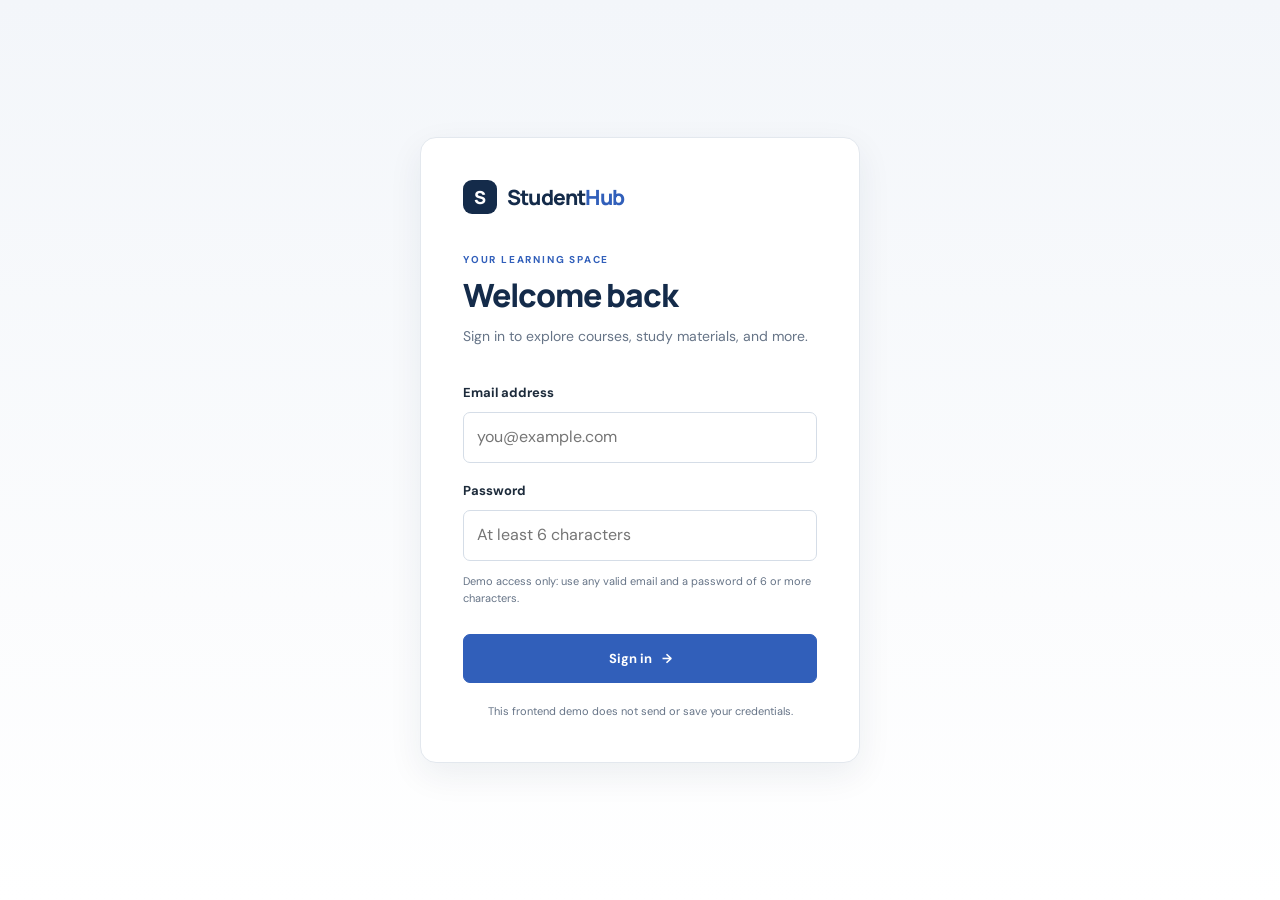
<file: StudentHub/index.html>
<!doctype html>
<html lang="en">
  <head>
    <meta charset="utf-8" />
    <meta content="width=device-width, initial-scale=1" name="viewport" />
    <meta
      content="Discover student courses, tutorials, study materials and practical learning advice."
      name="description"
    />
    <meta content="#142b4a" name="theme-color" />
    <title>Learn with clarity | StudentHub</title>
    <link href="https://fonts.googleapis.com" rel="preconnect" />
    <link crossorigin="" href="https://fonts.gstatic.com" rel="preconnect" />
    <link
      href="https://fonts.googleapis.com/css2?family=DM+Sans:wght@400;500;600;700&amp;family=Manrope:wght@500;600;700;800&amp;display=swap"
      rel="stylesheet"
    />
    <link href="css/style.css" rel="stylesheet" />
    <script src="js/auth-guard.js"></script><script defer="" src="js/main.js"></script>
  </head>
  <body>
    <a class="skip-link" href="#main">Skip to content</a>
    <header class="site-header">
      <div class="container nav-wrap">
        <a aria-label="StudentHub home" class="brand" href="index.html"
          ><span class="brand-mark">S</span
          ><span>Student<span class="brand-accent">Hub</span></span></a
        >
        <button
          aria-controls="primary-nav"
          aria-expanded="false"
          aria-label="Open navigation"
          class="menu-toggle"
        >
          <span></span><span></span><span></span>
        </button>
        <nav aria-label="Main navigation" class="primary-nav" id="primary-nav">
          <a aria-current="page" href="index.html">Home</a
          ><a href="about.html">About</a><a href="courses.html">Courses</a
          ><a href="materials.html">Materials</a
          ><a href="tutorials.html">Tutorials</a><a href="blog.html">Blog</a
          ><a href="study-tips.html">Study tips</a
          ><a href="resources.html">Resources</a><a href="faq.html">FAQ</a
          ><a href="contact.html">Contact</a>
        </nav>
      </div>
    </header>
    <main id="main">
      <section class="hero">
        <div class="container hero-grid">
          <div class="hero-copy">
            <p class="eyebrow">YOUR LEARNING SPACE</p>
            <h1>Make room for <em>what’s next.</em></h1>
            <p class="hero-lede">
              Find courses, practical tutorials, and study resources that help
              you move from “I’m not sure” to “I’ve got this.”
            </p>
            <div class="hero-actions">
              <a class="button" href="courses.html"
                >Explore courses <span aria-hidden="true">→</span></a
              ><a class="text-link" href="materials.html"
                >Browse free materials</a
              >
            </div>
            <div class="hero-proof">
              <div class="avatar-stack">
                <span>CS</span><span>MA</span><span>ST</span>
              </div>
              <p>
                <strong>Built around real student needs</strong><br /><span
                  >Clear guidance. Useful resources. No noise.</span
                >
              </p>
            </div>
          </div>
          <div aria-label="Illustration of a study desk" class="hero-art">
            <a
              aria-label="Open full-size photo"
              class="photo-link"
              href="assets/images/group-study.jpeg"
              rel="noopener noreferrer"
              target="_blank"
              ><img
                alt="Students collaborating around a laptop in a library"
                class="hero-photo"
                decoding="async"
                loading="lazy"
                src="assets/images/group-study.jpeg"
            /></a>
          </div>
        </div>
      </section>
      <section class="section">
        <div class="container">
          <div class="section-heading">
            <div>
              <p class="eyebrow">START SOMEWHERE</p>
              <h2>Explore your next learning move</h2>
            </div>
            <a class="text-link" href="courses.html"
              >All courses <span>→</span></a
            >
          </div>
          <div class="card-grid three">
            <article class="course-card">
              <a
                aria-label="Open full-size photo"
                class="photo-link"
                href="assets/images/student-studying.jpeg"
                rel="noopener noreferrer"
                target="_blank"
                ><img
                  alt="Student studying with a laptop and books in a library"
                  class="card-image"
                  decoding="async"
                  loading="lazy"
                  src="assets/images/student-studying.jpeg"
              /></a>
              <div class="card-meta">
                <span class="tag">COMPUTER SCIENCE</span
                ><span class="level">Beginner</span>
              </div>
              <div class="course-icon blue">⌘</div>
              <h3>Programming Foundations</h3>
              <p>
                Understand variables, logic, functions, and the habits behind
                readable code.
              </p>
              <a class="card-link" href="courses.html#programming"
                >View course <span>→</span></a
              >
            </article>
            <article class="course-card">
              <a
                aria-label="Open full-size photo"
                class="photo-link"
                href="assets/images/focused-student.jpeg"
                rel="noopener noreferrer"
                target="_blank"
                ><img
                  alt="Student focused on a laptop in a library"
                  class="card-image"
                  decoding="async"
                  loading="lazy"
                  src="assets/images/focused-student.jpeg"
              /></a>
              <div class="card-meta">
                <span class="tag">MATHEMATICS</span
                ><span class="level">Beginner</span>
              </div>
              <div class="course-icon lilac">∑</div>
              <h3>Mathematics for Problem Solving</h3>
              <p>
                Build confidence with algebra, functions, and step-by-step
                reasoning.
              </p>
              <a class="card-link" href="courses.html#mathematics"
                >View course <span>→</span></a
              >
            </article>
            <article class="course-card">
              <a
                aria-label="Open full-size photo"
                class="photo-link"
                href="assets/images/study-partners.jpeg"
                rel="noopener noreferrer"
                target="_blank"
                ><img
                  alt="Two students working together with laptops"
                  class="card-image"
                  decoding="async"
                  loading="lazy"
                  src="assets/images/study-partners.jpeg"
              /></a>
              <div class="card-meta">
                <span class="tag">WEB DEVELOPMENT</span
                ><span class="level">Intermediate</span>
              </div>
              <div class="course-icon mint">〈〉</div>
              <h3>Build for the Web</h3>
              <p>
                Learn how HTML, CSS, and JavaScript work together in useful
                projects.
              </p>
              <a class="card-link" href="courses.html#web"
                >View course <span>→</span></a
              >
            </article>
          </div>
        </div>
      </section>
      <section class="section section-soft">
        <div class="container">
          <div class="section-heading">
            <div>
              <p class="eyebrow">FRESH FROM THE LIBRARY</p>
              <h2>Recently added materials</h2>
            </div>
            <a class="text-link" href="materials.html">Visit the library →</a>
          </div>
          <div class="material-row">
            <a
              class="material-item"
              download=""
              href="documents/introduction-to-computer-science.pdf"
              ><span class="file-icon">PDF</span
              ><span
                ><b>Introduction to Computer Science</b
                ><small>Foundations · 8 pages</small></span
              ><span class="download-arrow">↓</span></a
            >
            <a
              class="material-item"
              download=""
              href="documents/study-skills.pdf"
              ><span class="file-icon">PDF</span
              ><span
                ><b>Study Skills That Stick</b
                ><small>General studies · 6 pages</small></span
              ><span class="download-arrow">↓</span></a
            >
            <a
              class="material-item"
              download=""
              href="documents/web-development-basics.pdf"
              ><span class="file-icon">PDF</span
              ><span
                ><b>Web Development Basics</b
                ><small>Technology · 7 pages</small></span
              ><span class="download-arrow">↓</span></a
            >
          </div>
        </div>
      </section>
      <section class="section">
        <div class="container">
          <div class="section-heading">
            <div>
              <p class="eyebrow">LEARN BY DOING</p>
              <h2>Popular tutorials</h2>
            </div>
            <a class="text-link" href="tutorials.html">All tutorials →</a>
          </div>
          <div class="card-grid three">
            <article class="simple-card">
              <a
                aria-label="Open full-size photo"
                class="photo-link"
                href="assets/images/focused-student.jpeg"
                rel="noopener noreferrer"
                target="_blank"
                ><img
                  alt="Student focused on a laptop in a library"
                  class="card-image"
                  decoding="async"
                  loading="lazy"
                  src="assets/images/focused-student.jpeg" /></a
              ><span class="number-label">01 / HTML</span>
              <h3>Create your first web page</h3>
              <p>
                Set up a simple document, add semantic structure, and preview it
                in a browser.
              </p>
              <a class="card-link" href="tutorials.html#first-webpage"
                >Read tutorial →</a
              >
            </article>
            <article class="simple-card">
              <a
                aria-label="Open full-size photo"
                class="photo-link"
                href="assets/images/study-partners.jpeg"
                rel="noopener noreferrer"
                target="_blank"
                ><img
                  alt="Two students working together with laptops"
                  class="card-image"
                  decoding="async"
                  loading="lazy"
                  src="assets/images/study-partners.jpeg" /></a
              ><span class="number-label">02 / STUDY METHOD</span>
              <h3>Turn a lecture into useful notes</h3>
              <p>
                A repeatable process for capturing key ideas and reviewing them
                later.
              </p>
              <a class="card-link" href="tutorials.html#lecture-notes"
                >Read tutorial →</a
              >
            </article>
            <article class="simple-card">
              <a
                aria-label="Open full-size photo"
                class="photo-link"
                href="assets/images/student-studying.jpeg"
                rel="noopener noreferrer"
                target="_blank"
                ><img
                  alt="Student studying with a laptop and books in a library"
                  class="card-image"
                  decoding="async"
                  loading="lazy"
                  src="assets/images/student-studying.jpeg" /></a
              ><span class="number-label">03 / JAVASCRIPT</span>
              <h3>Make a button interactive</h3>
              <p>Use an event listener to respond to a real user action.</p>
              <a class="card-link" href="tutorials.html#interactive-button"
                >Read tutorial →</a
              >
            </article>
          </div>
        </div>
      </section>
      <section class="productivity-band">
        <div class="container productivity-inner">
          <div>
            <p class="eyebrow">BETTER SYSTEMS, LESS STRESS</p>
            <h2>Your time is a resource.<br />Spend it with intention.</h2>
            <p>
              Simple planning techniques can make a demanding semester feel more
              manageable.
            </p>
            <a class="button button-outline-light" href="study-tips.html"
              >Explore study strategies</a
            >
          </div>
          <div class="week-card">
            <div class="week-head"><span>THIS WEEK</span><b>03 / 05</b></div>
            <div class="week-progress"><i></i></div>
            <div class="week-task done">
              Review lecture notes <span>✓</span>
            </div>
            <div class="week-task done">
              Practice problem set <span>✓</span>
            </div>
            <div class="week-task">Work on project <span>○</span></div>
            <div class="week-task">Plan next week <span>○</span></div>
            <small>A sample planning view — make it your own.</small>
          </div>
        </div>
      </section>
      <section class="section">
        <div class="container">
          <div class="section-heading">
            <div>
              <p class="eyebrow">A NOTE FROM THE COMMUNITY</p>
              <h2>Learning looks different for everyone</h2>
            </div>
          </div>
          <div class="quote-grid">
            <blockquote>
              “The best study resource is the one that makes the next step feel
              clear. That’s the idea behind StudentHub.”<cite
                >— StudentHub team <small>Editorial statement</small></cite
              >
            </blockquote>
            <blockquote>
              “I used to collect links without a plan. Now I try one resource,
              practise the idea, and review what I learned.”<cite
                >— Sample learner reflection
                <small>Illustrative demo content</small></cite
              >
            </blockquote>
          </div>
        </div>
      </section>
      <section class="newsletter">
        <div class="container newsletter-inner">
          <div>
            <p class="eyebrow">THE STUDENTHUB NOTE</p>
            <h2>Useful learning ideas, occasionally.</h2>
            <p>
              Get practical study advice and new resource highlights. No spam,
              just helpful notes.
            </p>
          </div>
          <form class="newsletter-form" data-newsletter="">
            <label class="sr-only" for="newsletter-email">Email address</label
            ><input
              id="newsletter-email"
              name="email"
              placeholder="Your email address"
              required=""
              type="email"
            /><button class="button button-light" type="submit">
              Subscribe
            </button>
            <p aria-live="polite" class="form-message"></p>
            <small
              >Frontend demo: your address is not stored or submitted.</small
            >
          </form>
        </div>
      </section>
    </main>
    <footer class="site-footer">
      <div class="container footer-grid">
        <div>
          <a class="brand brand-light" href="index.html"
            ><span class="brand-mark">S</span
            ><span>Student<span class="brand-accent">Hub</span></span></a
          >
          <p class="footer-note">
            A thoughtful starting point for your next learning goal.
          </p>
        </div>
        <div>
          <h3>Explore</h3>
          <a href="courses.html">Courses</a
          ><a href="materials.html">Study materials</a
          ><a href="tutorials.html">Tutorials</a>
        </div>
        <div>
          <h3>Student life</h3>
          <a href="study-tips.html">Study tips</a
          ><a href="resources.html">Resources</a><a href="blog.html">Journal</a>
        </div>
        <div>
          <h3>Get in touch</h3>
          <a href="about.html">About StudentHub</a><a href="faq.html">FAQs</a
          ><a href="contact.html">Contact</a>
        </div>
      </div>
      <div class="container footer-bottom">
        <span>© <span id="year"></span> StudentHub</span
        ><span
          >Made for curious learners.
          <span class="demo-note">Educational demo project.</span></span
        >
      </div>
    </footer>
  </body>
</html>
</file>
<file: StudentHub/css/style.css>
:root{--navy:#142b4a;--ink:#1d2b3b;--muted:#667487;--blue:#315fba;--blue-dark:#244c9c;--line:#e3e8ee;--paper:#fff;--warm:#f7f8fa;--pale:#edf3fb;--mint:#e8f3ef;--lilac:#f0edfa;--radius:12px;--shadow:0 12px 35px rgba(20,43,74,.07);--font:'DM Sans',sans-serif;--display:'Manrope',sans-serif}
*{box-sizing:border-box}html{scroll-behavior:smooth}body{margin:0;background:var(--paper);color:var(--ink);font-family:var(--font);font-size:16px;line-height:1.65}a{color:inherit;text-decoration:none}button,input,select,textarea{font:inherit}button,a,input,select,textarea{-webkit-tap-highlight-color:transparent}a:focus-visible,button:focus-visible,input:focus-visible,select:focus-visible,textarea:focus-visible{outline:3px solid #8aa9e8;outline-offset:3px}.container{width:min(1120px,calc(100% - 48px));margin-inline:auto}.narrow{max-width:790px}.skip-link{position:absolute;left:-999px;top:8px;background:#fff;padding:10px;z-index:100}.skip-link:focus{left:12px}.site-header{height:78px;border-bottom:1px solid var(--line);background:rgba(255,255,255,.96);position:relative;z-index:20}.nav-wrap{height:100%;display:flex;align-items:center;justify-content:space-between;gap:28px}.brand{display:inline-flex;align-items:center;gap:10px;font:800 21px var(--display);letter-spacing:-.8px;color:var(--navy);white-space:nowrap}.brand-mark{width:34px;height:34px;display:grid;place-items:center;background:var(--navy);color:white;border-radius:9px;font-size:18px}.brand-accent{color:var(--blue)}.primary-nav{display:flex;align-items:center;gap:clamp(10px,1.45vw,21px)}.primary-nav a{font-size:12px;font-weight:600;color:#526174;white-space:nowrap;transition:color .2s}.primary-nav a:hover,.primary-nav a[aria-current=page]{color:var(--blue)}.primary-nav a[aria-current=page]{position:relative}.primary-nav a[aria-current=page]:after{content:"";position:absolute;left:0;right:0;bottom:-28px;height:2px;background:var(--blue)}.menu-toggle{display:none;background:none;border:0;padding:8px}.menu-toggle span{display:block;width:22px;height:2px;background:var(--navy);margin:5px}
.hero{background:linear-gradient(180deg,#f8fafc 0%,#fff 100%);overflow:hidden}.hero-grid{min-height:550px;display:grid;grid-template-columns:1.08fr .92fr;align-items:center;gap:40px;padding-block:65px}.eyebrow{font-size:10px;letter-spacing:1.8px;font-weight:700;color:var(--blue);margin:0 0 14px}.hero h1,.page-hero h1{font:800 clamp(42px,5vw,62px)/1.1 var(--display);letter-spacing:-2.8px;color:var(--navy);margin:0 0 22px}.hero h1 em,.page-hero h1 em{font-style:normal;color:var(--blue)}.hero-lede{font-size:17px;line-height:1.75;color:#5d6b7b;max-width:590px;margin:0}.hero-actions{display:flex;align-items:center;gap:26px;margin-top:30px}.button{display:inline-flex;align-items:center;justify-content:center;gap:10px;border:1px solid var(--blue);background:var(--blue);color:white;border-radius:7px;padding:13px 19px;font-weight:700;font-size:13px;cursor:pointer;transition:background .2s,border-color .2s,transform .2s}.button:hover{background:var(--blue-dark);border-color:var(--blue-dark);transform:translateY(-1px)}.button-light{background:#fff;color:var(--navy);border-color:#fff}.button-light:hover{background:#edf2fa;color:var(--navy);border-color:#edf2fa}.button-outline-light{background:transparent;border-color:#8299b9;color:white}.button-outline-light:hover{background:#fff;color:var(--navy)}.button-small{font-size:11px;padding:8px 12px}.text-link,.card-link,.text-button{color:var(--blue);font-size:13px;font-weight:700}.text-link:hover,.card-link:hover,.text-button:hover{color:var(--blue-dark)}.text-button{border:0;background:none;padding:0;cursor:pointer}.hero-proof{display:flex;align-items:center;gap:14px;margin-top:42px}.avatar-stack{display:flex;padding-left:4px}.avatar-stack span{width:31px;height:31px;margin-left:-4px;border:2px solid white;border-radius:50%;background:#dfe9f7;color:var(--navy);font-size:8px;font-weight:700;display:grid;place-items:center}.avatar-stack span:nth-child(2){background:#e8e2f6}.avatar-stack span:nth-child(3){background:#dcefe8}.hero-proof p{font-size:11px;line-height:1.5;margin:0;color:#657386}.hero-proof strong{font-size:12px;color:var(--ink)}.hero-art{height:380px;position:relative;display:grid;place-items:center;background:#edf2f8;border-radius:48% 48% 14px 14px;overflow:hidden}.hero-art:before{content:"";position:absolute;width:310px;height:310px;border:1px solid #d6e0ed;border-radius:50%}.art-paper{position:relative;width:265px;height:290px;background:white;border:1px solid #e6ebf0;border-radius:5px;box-shadow:0 22px 55px rgba(31,54,86,.13);padding:25px 27px;transform:rotate(-4deg)}.paper-top{display:flex;justify-content:space-between;color:var(--navy);font-size:9px;font-weight:700;letter-spacing:1px}.paper-top span+span{color:var(--blue);font-size:17px}.paper-line{height:5px;width:65%;background:#e8edf3;border-radius:8px;margin-top:13px}.paper-line.wide{width:100%;margin-top:25px}.paper-check{display:flex;align-items:center;gap:10px;margin-top:17px;font-size:10px;color:#58687b}.paper-check i{width:13px;height:13px;border:1px solid #9aacc1;border-radius:3px}.paper-check:nth-of-type(4) i{background:var(--blue);border-color:var(--blue);box-shadow:inset 0 0 0 3px white}.paper-chart{display:flex;align-items:end;gap:8px;height:54px;margin-top:25px;border-bottom:1px solid #e6ebf0}.paper-chart span{flex:1;background:#dbe6f6;border-radius:3px 3px 0 0}.paper-chart span:nth-child(1){height:35%}.paper-chart span:nth-child(2){height:65%}.paper-chart span:nth-child(3){height:48%}.paper-chart span:nth-child(4){height:80%}.paper-chart span:nth-child(5){height:60%}.paper-chart span:nth-child(6){height:92%}.paper-chart span:nth-child(7){height:75%}.art-note{position:absolute;right:10px;bottom:38px;background:white;padding:13px 16px;display:flex;gap:10px;align-items:center;border-radius:8px;box-shadow:var(--shadow);font-size:11px}.art-note small{display:block;color:var(--muted);font-size:9px}.note-dot{width:9px;height:9px;border-radius:50%;background:#6db99a}.art-book{position:absolute;left:26px;top:45px;width:76px;height:104px;background:#dce6f4;box-shadow:5px 5px 0 #c7d5e8;transform:rotate(9deg);padding:12px;color:var(--navy);font-size:8px;letter-spacing:1px}.art-book b{display:block;font-size:22px;margin-top:30px;color:var(--blue)}
.section{padding:84px 0}.section-soft{background:var(--warm)}.section-heading{display:flex;align-items:end;justify-content:space-between;gap:20px;margin-bottom:30px}.section-heading .eyebrow{margin-bottom:8px}.section h2,.newsletter h2,.productivity-band h2,.split-section h2,.faq-sidebar h2,.contact-info h2{font:750 clamp(26px,3vw,36px)/1.2 var(--display);letter-spacing:-1.1px;color:var(--navy);margin:0}.card-grid{display:grid;gap:18px}.card-grid.three{grid-template-columns:repeat(3,minmax(0,1fr))}.card-grid.two{grid-template-columns:repeat(2,minmax(0,1fr))}.course-card,.simple-card,.material-card,.article-card,.resource-card{border:1px solid var(--line);border-radius:var(--radius);padding:24px;background:white;transition:box-shadow .2s,border-color .2s}.course-card:hover,.simple-card:hover,.material-card:hover,.article-card:hover,.resource-card:hover{box-shadow:var(--shadow);border-color:#d4ddeb}.card-meta{display:flex;justify-content:space-between;align-items:center;gap:10px}.tag{font-size:9px;letter-spacing:1px;font-weight:700;color:#5c6e84}.level{font-size:10px;color:#788698}.course-icon{width:42px;height:42px;display:grid;place-items:center;border-radius:10px;font-size:20px;margin:24px 0 17px;color:var(--navy)}.course-icon.blue{background:#e8effa}.course-icon.lilac{background:var(--lilac)}.course-icon.mint{background:var(--mint)}.course-card h3,.simple-card h3,.material-card h3,.article-card h3,.resource-card h3{font:700 18px/1.35 var(--display);letter-spacing:-.3px;color:var(--navy);margin:0 0 10px}.course-card p,.simple-card p,.material-card p,.article-card p,.resource-card p{font-size:13px;color:var(--muted);line-height:1.7;margin:0 0 18px}.card-link{display:inline-flex;gap:8px;align-items:center}.course-foot{display:flex;justify-content:space-between;align-items:center;gap:10px;border-top:1px solid var(--line);padding-top:15px;margin-top:18px}.course-foot small,.material-foot small{font-size:10px;color:#7a8796}.detail-panel{margin-top:17px;padding:16px;background:#f5f8fc;border-radius:8px;color:#526174;font-size:12px;line-height:1.7}.detail-panel p{margin:0 0 9px}.detail-panel p:last-child{margin-bottom:0}.detail-note{color:#718096;font-size:11px}.number-label{font-size:10px;font-weight:700;letter-spacing:1.2px;color:var(--blue);display:block;margin-bottom:34px}.simple-card{padding:25px}.simple-card h3{margin-bottom:10px}.material-row{border-top:1px solid var(--line)}.material-item{display:flex;align-items:center;gap:17px;padding:18px 5px;border-bottom:1px solid var(--line)}.material-item:hover b{color:var(--blue)}.material-item>span:nth-child(2){flex:1}.material-item b{display:block;color:var(--navy);font-size:13px}.material-item small{display:block;color:var(--muted);font-size:11px}.file-icon{width:42px;height:48px;display:grid;place-items:center;background:#edf2fa;color:var(--blue);font-size:10px;font-weight:800;border-radius:6px;position:relative}.download-arrow{font-size:19px;color:var(--blue)}.productivity-band{background:var(--navy);color:white;padding:76px 0}.productivity-inner{display:grid;grid-template-columns:1fr 390px;align-items:center;gap:70px}.productivity-band .eyebrow{color:#a9c2ee}.productivity-band h2{color:white;font-size:38px}.productivity-band p:not(.eyebrow){color:#c1cddd;max-width:470px;font-size:14px;margin:18px 0 25px}.week-card{background:#fff;color:var(--ink);padding:25px;border-radius:11px;box-shadow:0 20px 50px rgba(0,0,0,.15)}.week-head{display:flex;justify-content:space-between;font-size:10px;letter-spacing:1px;color:#647489;font-weight:700}.week-head b{color:var(--blue)}.week-progress{height:5px;background:#e9eef4;border-radius:8px;margin:15px 0 20px}.week-progress i{display:block;width:60%;height:100%;background:var(--blue);border-radius:8px}.week-task{display:flex;justify-content:space-between;padding:10px 0;border-bottom:1px solid #edf0f4;font-size:12px;color:#46566a}.week-task.done{color:#8794a3;text-decoration:line-through}.week-task span{color:#4b9b7b}.week-card>small{display:block;margin-top:16px;font-size:9px;color:#8a96a4}.quote-grid{display:grid;grid-template-columns:1fr 1fr;gap:20px}.quote-grid blockquote{margin:0;padding:27px;border-left:2px solid var(--blue);background:#f7f9fc;color:#46566a;font:500 16px/1.7 var(--display)}.quote-grid cite{display:block;font:700 11px var(--font);color:var(--navy);margin-top:20px}.quote-grid cite small{display:block;color:#8995a3;font-weight:400;margin-top:4px}.newsletter{background:#eef3fa;padding:54px 0}.newsletter-inner{display:flex;align-items:center;justify-content:space-between;gap:40px}.newsletter h2{font-size:27px}.newsletter p:not(.eyebrow){color:#68788b;font-size:13px;margin:8px 0 0}.newsletter-form{display:grid;grid-template-columns:minmax(180px,260px) auto;gap:9px;min-width:390px}.newsletter-form input{border:1px solid #d7e0eb;border-radius:7px;padding:12px 13px;background:white;min-width:0}.newsletter-form small,.newsletter-form .form-message{grid-column:1/-1;font-size:10px;color:#748398;margin:0}.form-message:empty{display:none}.form-message.success{color:#237a58}.form-message.error{color:#b33b3b}
.site-footer{background:#10243e;color:#c1ccda;padding:54px 0 20px}.footer-grid{display:grid;grid-template-columns:1.5fr repeat(3,1fr);gap:45px}.brand-light{color:white}.brand-light .brand-mark{background:#315fba}.footer-note{font-size:12px;color:#9eafc2;max-width:220px}.footer-grid h3{font-size:11px;color:white;letter-spacing:.7px;margin:4px 0 16px}.footer-grid>div:not(:first-child) a{display:block;color:#aebdce;font-size:11px;margin:9px 0}.footer-grid a:hover{color:white}.footer-bottom{display:flex;justify-content:space-between;border-top:1px solid #29405b;margin-top:42px;padding-top:18px;font-size:10px;color:#91a3b8}.demo-note{color:#b9c9dc}
.page-hero{padding:82px 0 65px;background:#f7f9fc}.page-hero.compact{padding:65px 0 54px}.page-hero h1{font-size:clamp(38px,4.7vw,54px);max-width:820px;margin-bottom:16px}.page-hero .hero-lede{font-size:15px;max-width:690px}.split-section{display:grid;grid-template-columns:.8fr 1.2fr;gap:85px;align-items:start}.split-section>div:last-child p{color:var(--muted);font-size:14px}.split-section .large-copy{font:500 20px/1.6 var(--display);color:var(--navy)}.value-card{padding:30px;border:1px solid var(--line);border-radius:var(--radius)}.value-number{font-size:11px;color:var(--blue);font-weight:700}.value-card h3{font:700 21px var(--display);color:var(--navy);margin:35px 0 10px}.value-card p{font-size:13px;color:var(--muted);margin:0}.cta-strip{background:#f0f4fa;padding:38px 0}.cta-inner{display:flex;align-items:center;justify-content:space-between;gap:25px}.cta-inner h2{font:700 24px var(--display);color:var(--navy);margin:0 0 6px}.cta-inner p{margin:0;color:var(--muted);font-size:12px}
.filter-bar{display:flex;justify-content:space-between;align-items:center;gap:15px;margin-bottom:14px}.search-field{display:flex;align-items:center;gap:10px;border:1px solid var(--line);border-radius:7px;padding:0 13px;max-width:440px;flex:1;color:#8090a3}.search-field input{border:0;outline:0!important;padding:12px 0;width:100%;font-size:12px;color:var(--ink);background:transparent}.select-label{display:flex;align-items:center;gap:10px;color:#738195;font-size:11px}.select-label select{border:1px solid var(--line);border-radius:7px;padding:10px 30px 10px 11px;background:white;color:var(--ink);font-size:11px;max-width:190px}.result-count{font-size:10px;color:#8995a3;margin:0 0 15px}.empty-state{padding:35px;text-align:center;color:var(--muted);background:var(--warm);border-radius:8px;font-size:13px}.material-card{padding:22px}.material-card-top{display:flex;align-items:center;justify-content:space-between;margin-bottom:24px}.material-card h3{min-height:48px}.material-foot{display:flex;justify-content:space-between;align-items:center;border-top:1px solid var(--line);padding-top:16px;margin-top:18px}.library-note{margin-top:30px;padding:17px 20px;background:#f6f8fb;border-radius:8px;color:#667589;font-size:12px}.tutorial-time{display:block;color:#8290a1;font-size:10px;margin:18px 0 9px}.tutorial-detail h4{margin:0 0 7px;color:var(--navy)}.article-date{font-size:10px!important;color:#8794a3!important;margin:12px 0!important}.featured-article{display:grid;grid-template-columns:1fr 260px;align-items:center;gap:40px;padding:35px 40px;background:#f0f4fa;border-radius:12px;margin-bottom:38px}.featured-article h2{max-width:560px;margin:0 0 12px}.featured-article p:not(.eyebrow){max-width:570px;color:var(--muted);font-size:13px}.featured-mark{height:180px;background:#dfe8f5;display:flex;flex-direction:column;justify-content:space-between;padding:20px;color:var(--navy);font-size:10px;letter-spacing:1.5px}.featured-mark b{font:700 68px var(--display);color:var(--blue);align-self:flex-end}.featured-mark small{font-size:8px}.reading-area{margin-top:30px}.reading-panel{max-width:760px;margin:0 auto;padding:35px;border:1px solid var(--line);border-radius:10px}.reading-panel h2{font:750 32px/1.2 var(--display);color:var(--navy);margin:8px 0 16px}.reading-panel p{color:#596a7e;font-size:14px;line-height:1.9}.reading-panel .reading-lede{font:500 18px/1.6 var(--display);color:#34475e}.close-reading{margin-bottom:25px}.tips-layout{display:grid;grid-template-columns:260px 1fr;gap:85px}.tips-aside{align-self:start;position:sticky;top:25px}.tips-aside h2{font:750 26px/1.2 var(--display);color:var(--navy);margin:0 0 13px}.tips-aside p:not(.eyebrow){font-size:13px;color:var(--muted);margin-bottom:20px}.tip-article{display:grid;grid-template-columns:48px 1fr;gap:20px;padding:0 0 34px;margin-bottom:34px;border-bottom:1px solid var(--line)}.tip-index{font:700 17px var(--display);color:var(--blue)}.tip-article h3{font:700 21px var(--display);color:var(--navy);margin:0 0 10px}.tip-article p:not(.eyebrow),.tip-article li{font-size:13px;color:var(--muted);line-height:1.8}.tip-article ul{padding-left:18px}.resource-intro{max-width:700px;margin-bottom:25px;color:var(--muted);font-size:12px}.faq-layout{display:grid;grid-template-columns:270px 1fr;gap:85px}.faq-sidebar{align-self:start;position:sticky;top:25px}.faq-sidebar h2{font-size:25px}.faq-sidebar p:not(.eyebrow){font-size:13px;color:var(--muted)}.faq-list{border-top:1px solid var(--line)}.faq-item{border-bottom:1px solid var(--line)}.faq-item h3{margin:0}.faq-question{width:100%;display:flex;justify-content:space-between;align-items:center;gap:15px;padding:21px 0;background:none;border:0;text-align:left;color:var(--navy);font:600 14px var(--display);cursor:pointer}.faq-plus{font-size:22px;font-weight:400;color:var(--blue);transition:transform .2s}.faq-question[aria-expanded=true] .faq-plus{transform:rotate(45deg)}.faq-answer{padding:0 35px 20px 0}.faq-answer p{margin:0;color:var(--muted);font-size:13px;line-height:1.8}.contact-layout{display:grid;grid-template-columns:.8fr 1.2fr;gap:85px;align-items:start}.contact-info h2{font-size:29px}.contact-info>p:not(.eyebrow){font-size:13px;color:var(--muted)}.contact-detail{display:flex;gap:13px;margin-top:27px;align-items:flex-start}.contact-symbol{width:35px;height:35px;display:grid;place-items:center;background:#edf3fb;color:var(--blue);border-radius:8px}.contact-detail b,.contact-detail a,.contact-detail small{display:block;font-size:12px}.contact-detail a{color:var(--blue);margin-top:3px}.contact-detail small{color:#8995a3;font-size:10px;margin-top:3px}.contact-callout{background:#f4f7fb;padding:17px;border-radius:8px;margin-top:30px}.contact-callout b{font-size:11px;color:var(--navy)}.contact-callout p{font-size:11px;color:var(--muted);margin:5px 0 0}.contact-form{padding:30px;border:1px solid var(--line);border-radius:12px;box-shadow:var(--shadow)}.contact-form h2{font:700 23px var(--display);color:var(--navy);margin:0 0 24px}.contact-form label{display:block;font-size:11px;font-weight:700;color:#526174;margin-bottom:17px}.contact-form input,.contact-form textarea{display:block;width:100%;border:1px solid #dce3eb;border-radius:6px;padding:12px;margin-top:7px;font-size:12px;color:var(--ink);resize:vertical}.contact-form input:focus,.contact-form textarea:focus,.newsletter-form input:focus{outline:2px solid #a6bce7;outline-offset:1px}.contact-form input[aria-invalid=true],.contact-form textarea[aria-invalid=true]{border-color:#c64b4b}.form-row{display:grid;grid-template-columns:1fr 1fr;gap:15px}.contact-form>small{display:block;color:#8794a3;font-size:10px;margin-top:13px}.contact-form .form-message{font-size:12px;margin:0 0 12px}.sr-only{position:absolute;width:1px;height:1px;padding:0;margin:-1px;overflow:hidden;clip:rect(0,0,0,0);white-space:nowrap;border:0}
@media(max-width:1100px){.primary-nav{gap:11px}.primary-nav a{font-size:11px}.brand{font-size:19px}.container{width:min(100% - 40px,1040px)}}
@media(max-width:900px){.menu-toggle{display:block}.primary-nav{display:none;position:absolute;top:78px;left:0;right:0;background:white;border-bottom:1px solid var(--line);padding:12px 24px 22px;box-shadow:0 12px 20px rgba(20,43,74,.08);flex-direction:column;align-items:stretch;gap:0}.primary-nav.is-open{display:flex}.primary-nav a{font-size:13px;padding:10px 0;border-bottom:1px solid #f0f2f5}.primary-nav a[aria-current=page]:after{display:none}.hero-grid{grid-template-columns:1fr  .8fr;gap:20px}.hero h1{font-size:48px}.hero-art{height:330px}.productivity-inner{grid-template-columns:1fr 340px;gap:35px}.split-section,.tips-layout,.faq-layout,.contact-layout{gap:45px}.footer-grid{gap:25px}}
@media(max-width:700px){.container{width:calc(100% - 36px)}.site-header{height:68px}.primary-nav{top:68px}.hero-grid{grid-template-columns:1fr;padding-block:55px 35px}.hero h1{font-size:46px;letter-spacing:-2px}.hero-art{height:310px;margin:10px 0 0}.art-paper{transform:scale(.88) rotate(-4deg)}.section{padding:62px 0}.section-heading{align-items:flex-start;flex-direction:column;margin-bottom:24px}.card-grid.three,.card-grid.two{grid-template-columns:1fr}.productivity-inner{grid-template-columns:1fr;gap:30px}.productivity-band{padding:58px 0}.week-card{max-width:440px}.quote-grid{grid-template-columns:1fr}.newsletter-inner{align-items:flex-start;flex-direction:column;gap:22px}.newsletter-form{min-width:0;width:100%;grid-template-columns:1fr auto}.footer-grid{grid-template-columns:1fr 1fr;gap:30px}.footer-grid>div:first-child{grid-column:1/-1}.footer-bottom{gap:10px;flex-direction:column}.page-hero,.page-hero.compact{padding:55px 0 42px}.page-hero h1{font-size:40px;letter-spacing:-1.8px}.split-section,.tips-layout,.faq-layout,.contact-layout{grid-template-columns:1fr;gap:28px}.tips-aside,.faq-sidebar{position:static}.featured-article{grid-template-columns:1fr;padding:26px}.featured-mark{height:135px}.filter-bar{align-items:stretch;flex-direction:column}.search-field{max-width:none}.select-label{justify-content:space-between}.select-label select{flex:1;max-width:none}.contact-form{padding:22px}.form-row{grid-template-columns:1fr;gap:0}.reading-panel{padding:23px}.cta-inner{align-items:flex-start;flex-direction:column}.course-foot{align-items:flex-start;flex-direction:column}.material-card h3{min-height:0}}
@media(max-width:420px){.container{width:calc(100% - 30px)}.hero h1{font-size:40px}.hero-lede{font-size:15px}.hero-actions{align-items:flex-start;flex-direction:column;gap:16px}.hero-proof{margin-top:30px}.hero-art{height:275px}.art-paper{transform:scale(.78) rotate(-4deg)}.art-book{left:12px;top:28px}.art-note{right:6px;bottom:18px}.newsletter-form{grid-template-columns:1fr}.newsletter-form button{width:100%}.footer-grid{gap:22px}.tip-article{grid-template-columns:30px 1fr;gap:12px}.course-card,.simple-card,.material-card,.article-card,.resource-card{padding:20px}}


/* StudentHub photography */
.photo-link{display:block;overflow:hidden;border-radius:10px;text-decoration:none}
.photo-link img{display:block;width:100%;object-fit:cover;transition:transform .35s ease}
.photo-link:hover img{transform:scale(1.035)}
.card-image{height:175px;margin:0 0 19px;border-radius:8px}
.hero-photo{height:100%;max-height:430px;min-height:300px;border-radius:14px;box-shadow:0 18px 45px rgba(20,43,74,.13)}
.section-photo{width:100%;height:280px;margin:0 0 22px}
.band-photo{height:240px;border-radius:12px;align-self:center}
.featured-photo{height:210px;width:100%;border-radius:10px}
.course-card .photo-link,.material-card .photo-link,.resource-card .photo-link,.article-card .photo-link,.simple-card .photo-link{margin-bottom:18px}
.course-card .card-image,.material-card .card-image,.resource-card .card-image,.article-card .card-image,.simple-card .card-image{margin:0}
@media(max-width:900px){.hero-photo{min-height:260px}.band-photo{height:210px}}
@media(max-width:700px){.hero-photo{height:270px;min-height:0}.section-photo{height:220px}.band-photo{height:220px}.featured-photo{height:180px}.card-image{height:190px}}
.primary-nav .nav-signout{border:1px solid var(--line);border-radius:6px;background:#fff;color:var(--blue);font-size:12px;font-weight:700;padding:7px 10px;white-space:nowrap;cursor:pointer;transition:background .2s,border-color .2s}
.primary-nav .nav-signout:hover{background:var(--pale);border-color:#d4ddeb}
@media(max-width:900px){.primary-nav .nav-signout{align-self:flex-start;margin-top:12px}}
</file>
<file: StudentHub/css/login.css>
.login-page{min-height:100vh;display:grid;place-items:center;padding:32px 20px;background:linear-gradient(180deg,#f3f6fa 0%,#fff 100%)}
.login-card{width:min(100%,440px);padding:42px;background:#fff;border:1px solid var(--line);border-radius:16px;box-shadow:var(--shadow)}
.login-brand{margin-bottom:38px}
.login-card .eyebrow{margin-bottom:8px}
.login-card h1{margin:0;color:var(--navy);font:800 32px/1.2 var(--display);letter-spacing:-1px}
.login-intro{margin:10px 0 26px;color:var(--muted);font-size:14px}
.login-card form{display:grid;gap:9px}
.login-card label{margin-top:8px;color:var(--ink);font-size:13px;font-weight:700}
.login-card input{width:100%;min-height:48px;padding:11px 13px;border:1px solid #d5dde7;border-radius:7px;background:#fff;color:var(--ink)}
.login-card input:focus{border-color:var(--blue)}
.login-hint,.login-note{color:var(--muted);font-size:11px;line-height:1.55}
.login-hint{margin:3px 0}
.login-message{min-height:0;margin:0;font-size:12px}
.login-message.error{color:#a82929}
.login-button{width:100%;margin-top:6px}
.login-note{margin:20px 0 0;text-align:center}
@media(max-width:480px){.login-card{padding:30px 24px}}
</file>
